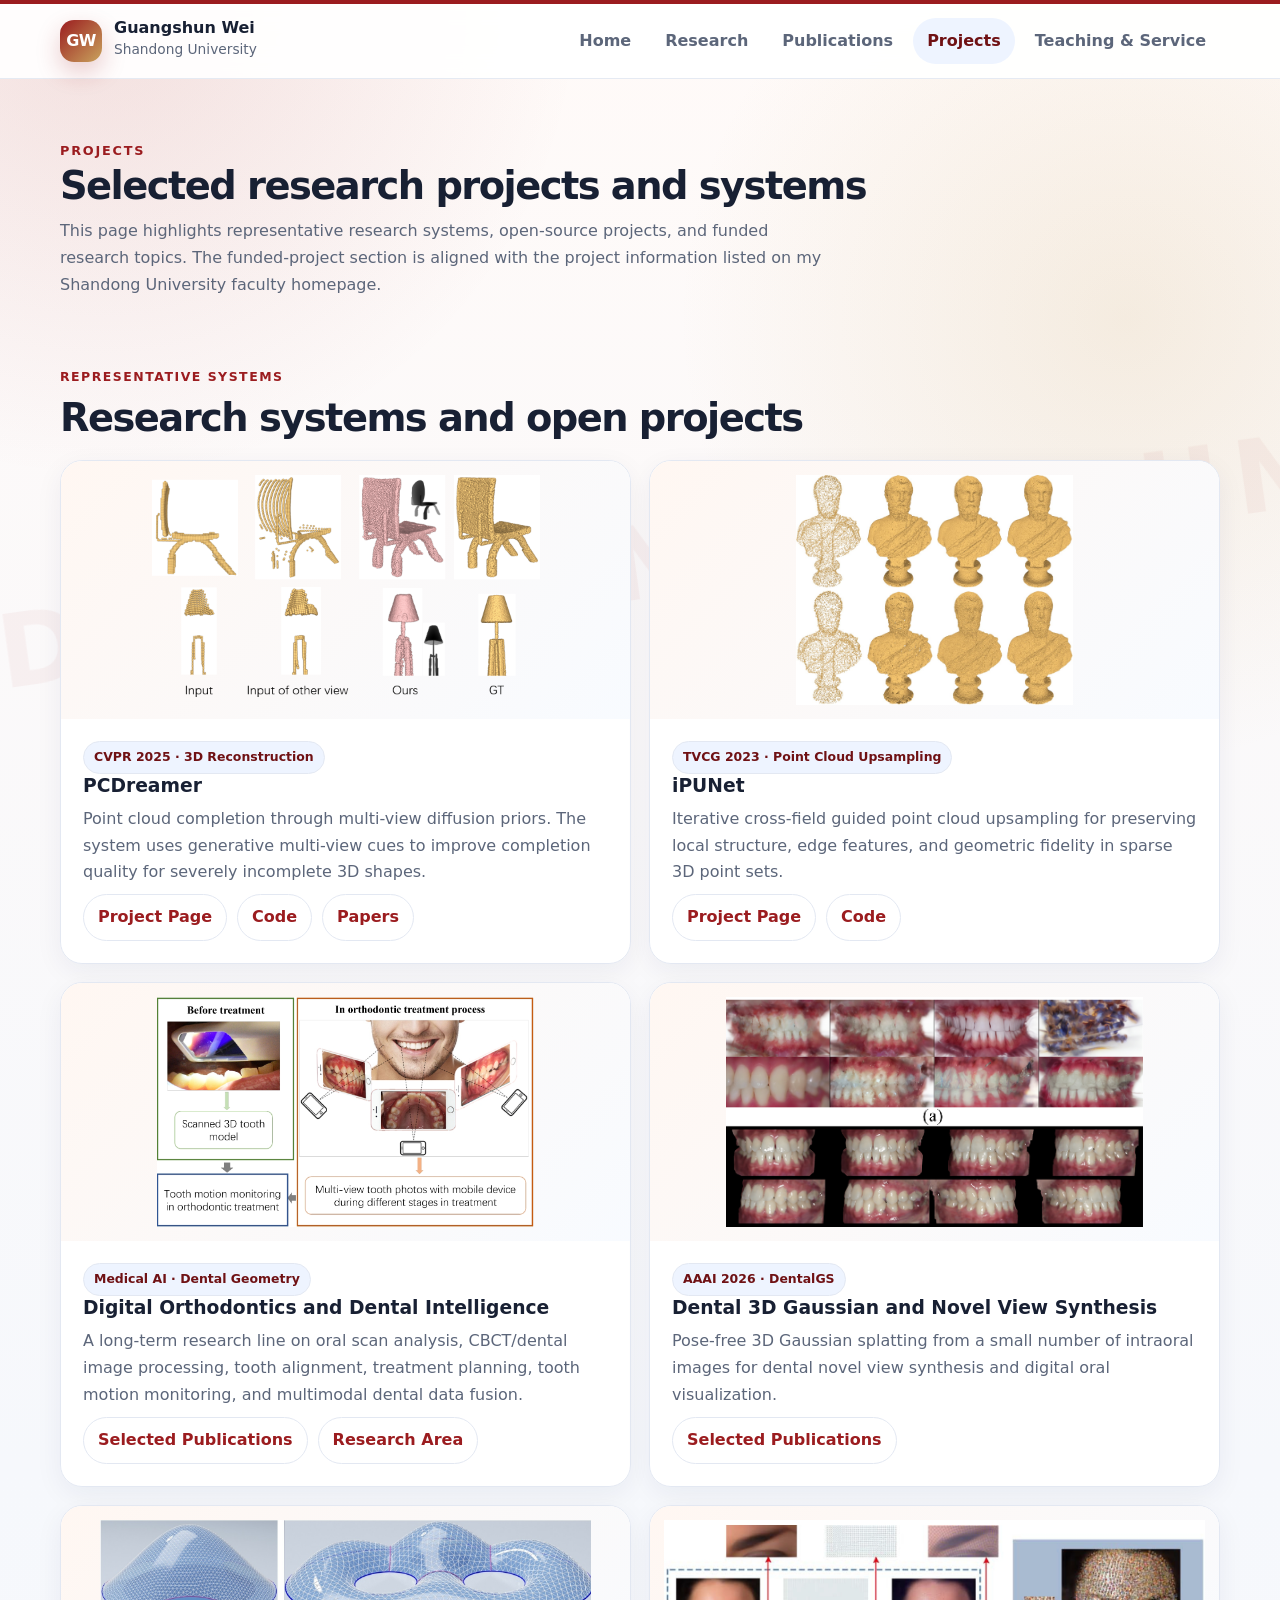
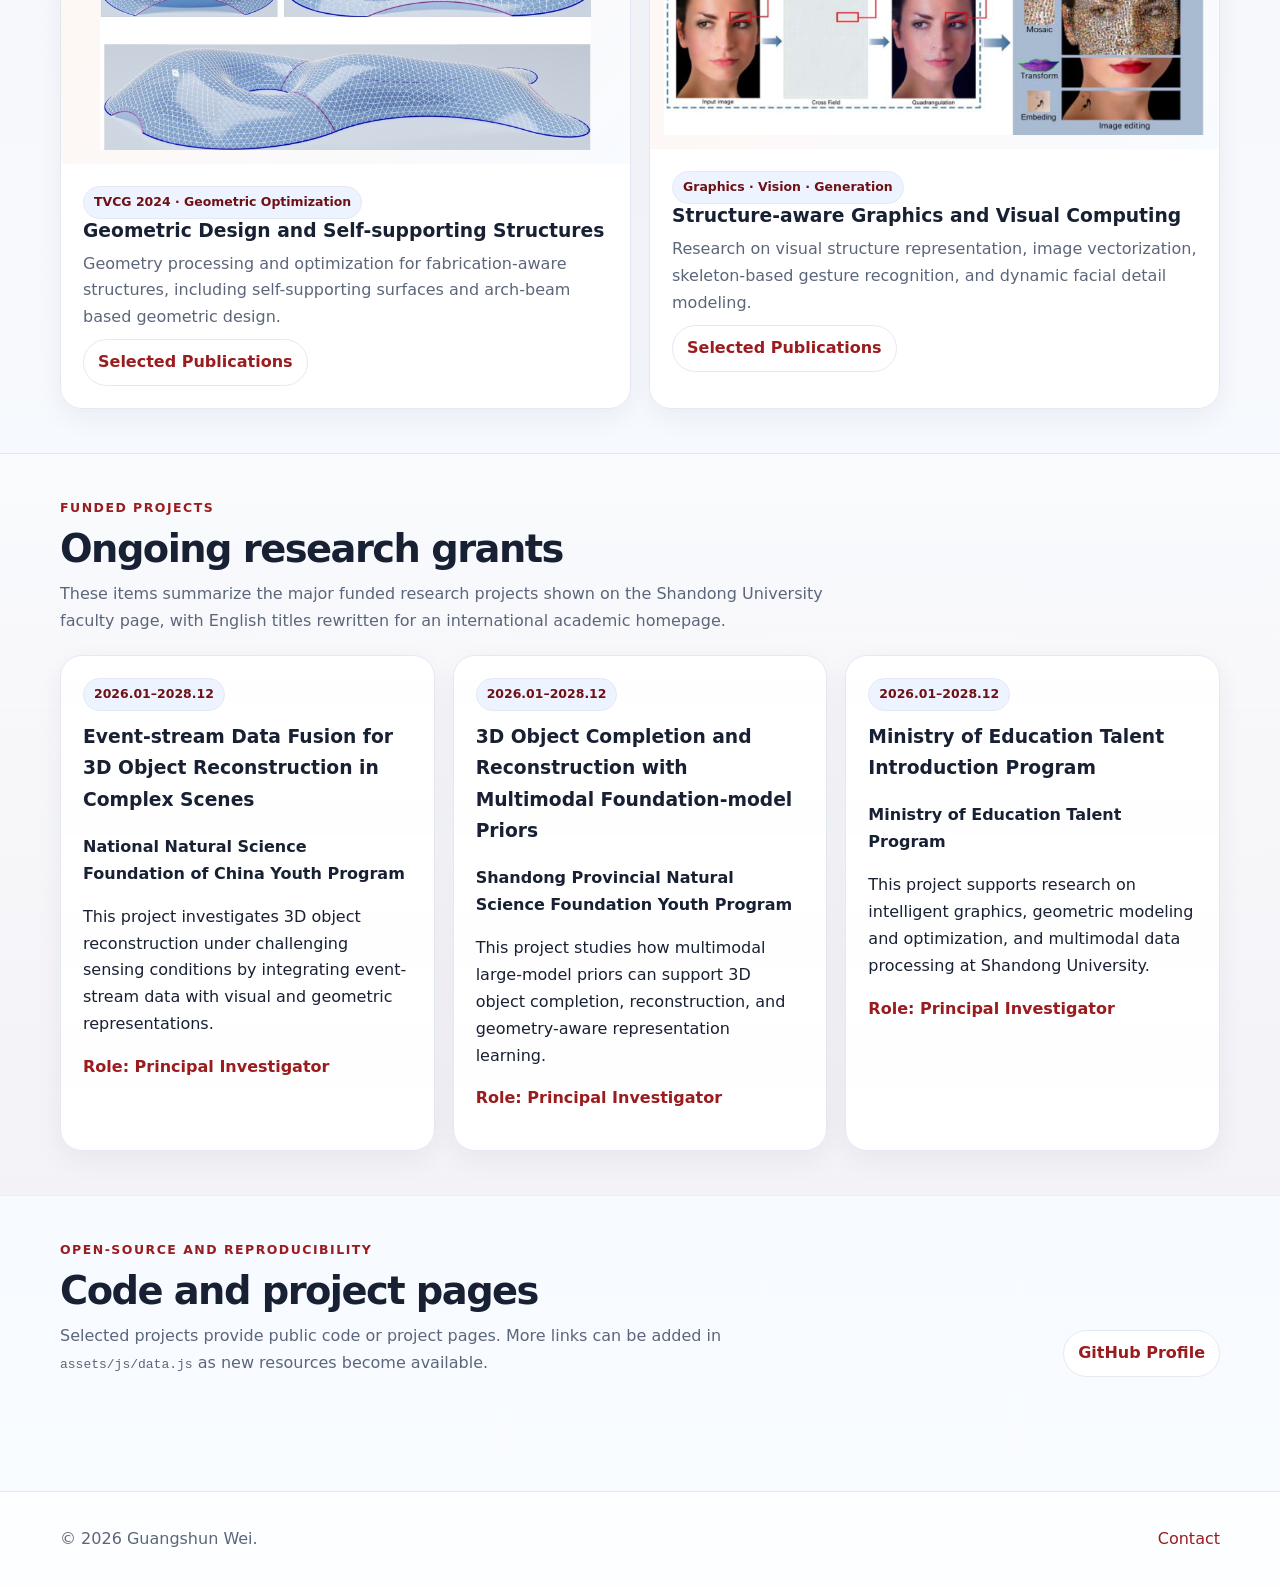
<file: projects.html>
<!DOCTYPE html>
<html lang="en">
<head>
  <meta charset="utf-8">
  <meta name="viewport" content="width=device-width, initial-scale=1">
  <meta name="description" content="Selected projects of Guangshun Wei.">
  <title>Projects | Guangshun Wei</title>
  <link rel="stylesheet" href="assets/css/style.css">
</head>
<body>
  <header class="site-header">
    <div class="container header-inner">
      <a class="brand" href="index.html"><span class="brand-mark">GW</span><span class="brand-text"><strong>Guangshun Wei</strong><span>Shandong University</span></span></a>
      <button class="nav-toggle" type="button" aria-label="Toggle navigation" aria-expanded="false">☰</button>
      <nav class="site-nav" aria-label="Main navigation">
        <a href="index.html">Home</a>
        <a href="research.html">Research</a>
        <a href="publications.html">Publications</a>
        <a class="active" href="projects.html">Projects</a>
        <a href="teaching-service.html">Teaching & Service</a>
      </nav>
    </div>
  </header>

  <main>
    <section class="page-title">
      <div class="container">
        <span class="kicker">Projects</span>
        <h1>Selected research projects and systems</h1>
        <p>This page highlights representative research systems, open-source projects, and funded research topics. The funded-project section is aligned with the project information listed on my Shandong University faculty homepage.</p>
      </div>
    </section>

    <section class="section">
      <div class="container">
        <div class="section-head">
          <div>
            <p class="eyebrow">Representative Systems</p>
            <h2>Research systems and open projects</h2>
          </div>
        </div>
        <div id="project-grid" class="project-grid"></div>
      </div>
    </section>

    <section class="section section-alt">
      <div class="container">
        <div class="section-head">
          <div>
            <p class="eyebrow">Funded Projects</p>
            <h2>Ongoing research grants</h2>
            <p class="section-lead">These items summarize the major funded research projects shown on the Shandong University faculty page, with English titles rewritten for an international academic homepage.</p>
          </div>
        </div>
        <div id="funded-project-grid" class="info-grid funded-grid"></div>
      </div>
    </section>

    <section class="section">
      <div class="container">
        <div class="section-head">
          <div>
            <p class="eyebrow">Open-source and reproducibility</p>
            <h2>Code and project pages</h2>
            <p class="section-lead">Selected projects provide public code or project pages. More links can be added in <code>assets/js/data.js</code> as new resources become available.</p>
          </div>
          <a class="btn" href="https://github.com/GSW-D" target="_blank" rel="noopener">GitHub Profile</a>
        </div>
      </div>
    </section>
  </main>

  <footer class="footer"><div class="container footer-inner"><span>© 2026 Guangshun Wei.</span><span><a href="mailto:guangshunwei@gmail.com">Contact</a></span></div></footer>
  <script src="assets/js/data.js"></script>
  <script src="assets/js/main.js"></script>
</body>
</html>
</file>
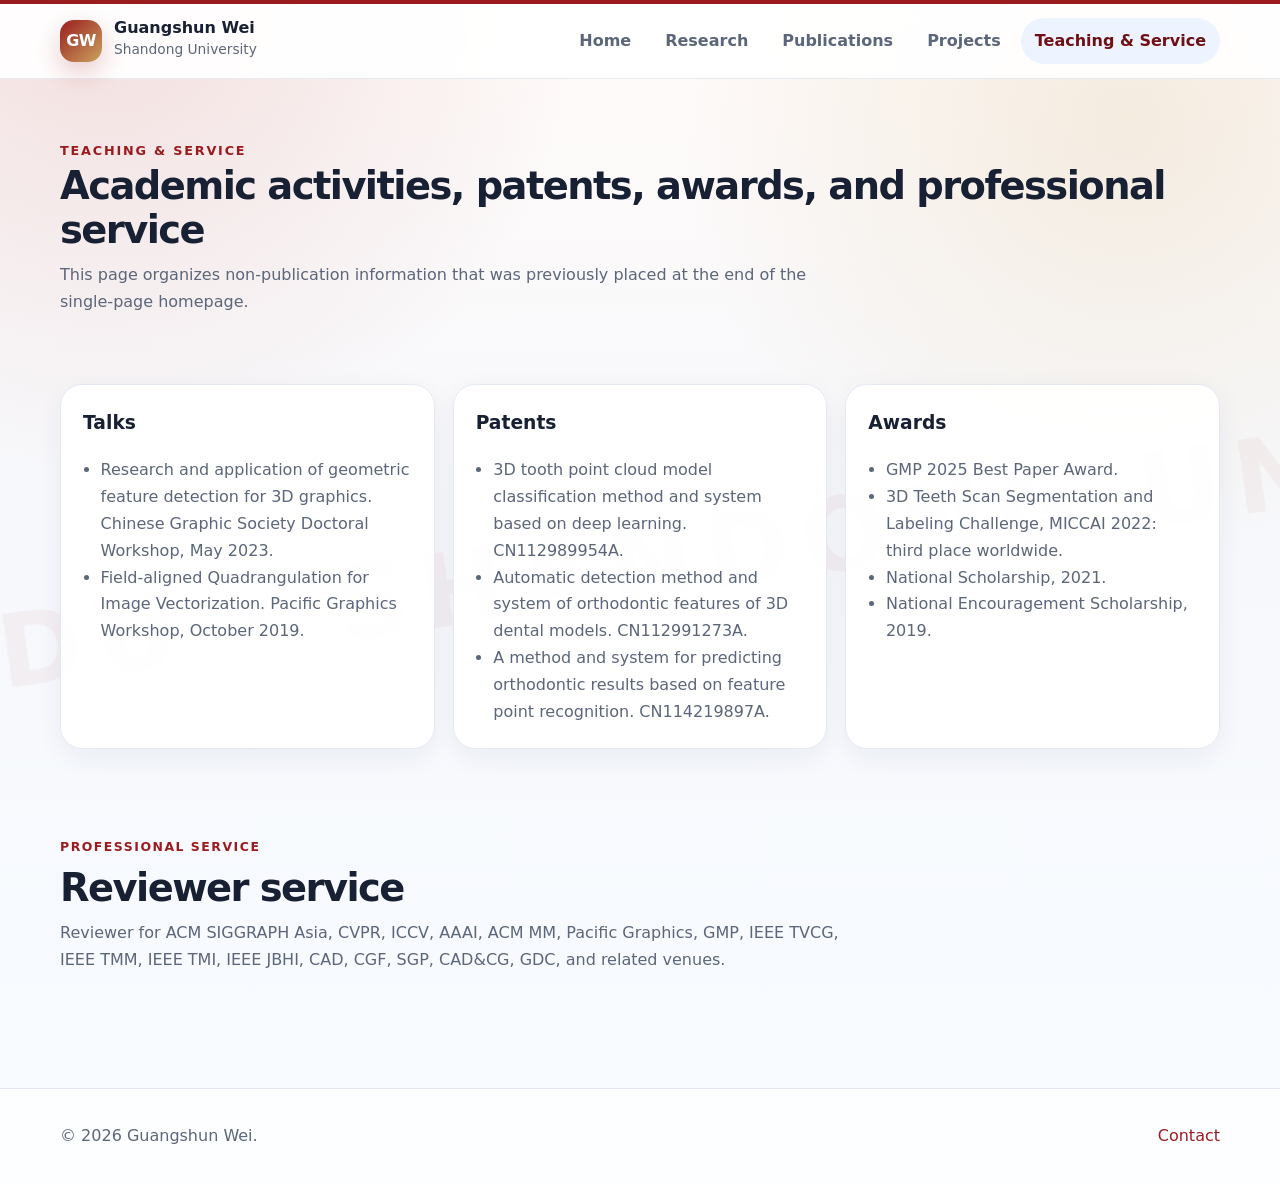
<file: teaching-service.html>
<!DOCTYPE html>
<html lang="en">
<head>
  <meta charset="utf-8">
  <meta name="viewport" content="width=device-width, initial-scale=1">
  <meta name="description" content="Teaching, talks, patents, awards, and service of Guangshun Wei.">
  <title>Teaching & Service | Guangshun Wei</title>
  <link rel="stylesheet" href="assets/css/style.css">
</head>
<body>
  <header class="site-header">
    <div class="container header-inner">
      <a class="brand" href="index.html"><span class="brand-mark">GW</span><span class="brand-text"><strong>Guangshun Wei</strong><span>Shandong University</span></span></a>
      <button class="nav-toggle" type="button" aria-label="Toggle navigation" aria-expanded="false">☰</button>
      <nav class="site-nav" aria-label="Main navigation">
        <a href="index.html">Home</a>
        <a href="research.html">Research</a>
        <a href="publications.html">Publications</a>
        <a href="projects.html">Projects</a>
        <a class="active" href="teaching-service.html">Teaching & Service</a>
      </nav>
    </div>
  </header>

  <main>
    <section class="page-title">
      <div class="container">
        <span class="kicker">Teaching & Service</span>
        <h1>Academic activities, patents, awards, and professional service</h1>
        <p>This page organizes non-publication information that was previously placed at the end of the single-page homepage.</p>
      </div>
    </section>

    <section class="section">
      <div class="container">
        <div class="info-grid">
          <article class="info-card">
            <h3>Talks</h3>
            <ul>
              <li>Research and application of geometric feature detection for 3D graphics. Chinese Graphic Society Doctoral Workshop, May 2023.</li>
              <li>Field-aligned Quadrangulation for Image Vectorization. Pacific Graphics Workshop, October 2019.</li>
            </ul>
          </article>
          <article class="info-card">
            <h3>Patents</h3>
            <ul>
              <li>3D tooth point cloud model classification method and system based on deep learning. CN112989954A.</li>
              <li>Automatic detection method and system of orthodontic features of 3D dental models. CN112991273A.</li>
              <li>A method and system for predicting orthodontic results based on feature point recognition. CN114219897A.</li>
            </ul>
          </article>
          <article class="info-card">
            <h3>Awards</h3>
            <ul>
              <li>GMP 2025 Best Paper Award.</li>
              <li>3D Teeth Scan Segmentation and Labeling Challenge, MICCAI 2022: third place worldwide.</li>
              <li>National Scholarship, 2021.</li>
              <li>National Encouragement Scholarship, 2019.</li>
            </ul>
          </article>
        </div>
      </div>
    </section>

    <section class="section">
      <div class="container">
        <div class="section-head">
          <div>
            <p class="eyebrow">Professional Service</p>
            <h2>Reviewer service</h2>
            <p class="section-lead">Reviewer for ACM SIGGRAPH Asia, CVPR, ICCV, AAAI, ACM MM, Pacific Graphics, GMP, IEEE TVCG, IEEE TMM, IEEE TMI, IEEE JBHI, CAD, CGF, SGP, CAD&CG, GDC, and related venues.</p>
          </div>
        </div>
      </div>
    </section>
  </main>

  <footer class="footer"><div class="container footer-inner"><span>© 2026 Guangshun Wei.</span><span><a href="mailto:guangshunwei@gmail.com">Contact</a></span></div></footer>
  <script src="assets/js/data.js"></script>
  <script src="assets/js/main.js"></script>
</body>
</html>
</file>
<file: assets/css/style.css>
:root {
  --bg: #f6f8fc;
  --surface: #ffffff;
  --surface-2: #eef4ff;
  --text: #182033;
  --muted: #5c667a;
  --light: #7a8499;
  --border: #e3e8f2;
  --primary: #9b1c1f;
  --primary-dark: #6f1114;
  --accent: #c9a35d;
  --sdu-red: #9b1c1f;
  --sdu-gold: #c9a35d;
  --sdu-ink: #24324f;
  --shadow: 0 18px 45px rgba(23, 40, 77, 0.10);
  --radius: 22px;
  --max: 1160px;
}

* { box-sizing: border-box; }
html { scroll-behavior: smooth; }
body {
  margin: 0;
  color: var(--text);
  background:
    radial-gradient(circle at 8% 0%, rgba(155, 28, 31, 0.12) 0, transparent 30rem),
    radial-gradient(circle at 88% 10%, rgba(201, 163, 93, 0.16) 0, transparent 28rem),
    linear-gradient(180deg, #fffaf8 0%, #f6f8fc 46%, #f8fbff 100%);
  font-family: Inter, ui-sans-serif, system-ui, -apple-system, BlinkMacSystemFont, "Segoe UI", Arial, sans-serif;
  line-height: 1.68;
  min-height: 100vh;
  position: relative;
}

.site-header, main, .footer { position: relative; z-index: 1; }

body::before {
  content: "SDU  ·  SHANDONG UNIVERSITY  ·  学无止境  气有浩然";
  position: fixed;
  left: -8vw;
  top: 40vh;
  z-index: 0;
  color: rgba(155, 28, 31, 0.045);
  font-size: clamp(2.6rem, 8vw, 8rem);
  font-weight: 900;
  letter-spacing: 0.12em;
  white-space: nowrap;
  transform: rotate(-8deg);
  pointer-events: none;
}

a { color: var(--primary); text-decoration: none; }
a:hover { color: var(--primary-dark); text-decoration: underline; }

.container { width: min(var(--max), calc(100% - 36px)); margin: 0 auto; }

.site-header {
  position: sticky;
  top: 0;
  z-index: 20;
  border-bottom: 1px solid rgba(227, 232, 242, 0.9);
  border-top: 4px solid var(--sdu-red);
  background: rgba(255, 255, 255, 0.92);
  backdrop-filter: blur(14px);
}

.header-inner {
  display: flex;
  align-items: center;
  justify-content: space-between;
  min-height: 74px;
  gap: 24px;
}

.brand { display: flex; align-items: center; gap: 12px; color: var(--text); }
.brand-mark {
  width: 42px; height: 42px;
  border-radius: 14px;
  display: grid; place-items: center;
  color: white; font-weight: 800;
  letter-spacing: -0.04em;
  background: linear-gradient(135deg, var(--sdu-red), var(--sdu-gold));
  box-shadow: 0 10px 25px rgba(155, 28, 31, 0.22);
}
.brand-text strong { display: block; line-height: 1.1; }
.brand-text span { color: var(--muted); font-size: 0.86rem; }

.site-nav { display: flex; align-items: center; gap: 6px; }
.site-nav a {
  color: var(--muted);
  font-weight: 650;
  padding: 10px 14px;
  border-radius: 999px;
}
.site-nav a:hover, .site-nav a.active {
  background: var(--surface-2);
  color: var(--primary-dark);
  text-decoration: none;
}
.nav-toggle { display: none; border: 0; background: var(--surface-2); border-radius: 12px; padding: 8px 11px; font-size: 1.35rem; }

.hero {
  padding: 70px 0 38px;
}
.hero-card {
  display: grid;
  grid-template-columns: 1.35fr 0.65fr;
  gap: 34px;
  align-items: center;
  border: 1px solid var(--border);
  background:
    linear-gradient(145deg, rgba(255,255,255,0.98), rgba(255,247,242,0.94)),
    radial-gradient(circle at 100% 0%, rgba(155, 28, 31, 0.12), transparent 32rem);
  border-radius: 34px;
  padding: 42px;
  box-shadow: var(--shadow);
  overflow: hidden;
  position: relative;
}
.hero-card:after {
  content: "";
  position: absolute;
  right: -110px;
  top: -110px;
  width: 280px;
  height: 280px;
  border-radius: 50%;
  background: rgba(155, 28, 31, 0.10);
}
.hero-card:before {
  content: "SDU";
  position: absolute;
  right: 38px;
  bottom: -18px;
  font-size: clamp(4rem, 12vw, 10rem);
  line-height: 1;
  font-weight: 900;
  color: rgba(155, 28, 31, 0.045);
  letter-spacing: -0.08em;
}
.hero h1 {
  margin: 0 0 4px;
  font-size: clamp(2.4rem, 5vw, 4.6rem);
  line-height: 1.02;
  letter-spacing: -0.06em;
}
.hero h2 { margin: 0 0 14px; font-size: 1.22rem; color: var(--muted); font-weight: 650; }
.sdu-badge {
  display: inline-flex;
  flex-wrap: wrap;
  gap: 8px;
  align-items: center;
  margin: 0 0 18px;
  color: var(--sdu-red);
  font-weight: 850;
}
.sdu-badge span {
  border: 1px solid rgba(155, 28, 31, 0.18);
  background: rgba(255, 255, 255, 0.78);
  border-radius: 999px;
  padding: 5px 11px;
  box-shadow: 0 8px 18px rgba(155, 28, 31, 0.06);
}
.hero p { max-width: 780px; margin: 0 0 16px; color: var(--muted); }
.hero-actions, .link-row, .tag-row { display: flex; flex-wrap: wrap; gap: 10px; align-items: center; }
.hero-actions { margin-top: 24px; }
.btn, .pill-link {
  display: inline-flex;
  align-items: center;
  justify-content: center;
  min-height: 38px;
  padding: 9px 14px;
  border-radius: 999px;
  font-weight: 750;
  border: 1px solid var(--border);
  background: var(--surface);
}
.btn.primary { background: var(--primary); color: #fff; border-color: var(--primary); }
.btn.primary:hover { color: #fff; background: var(--primary-dark); text-decoration: none; }
.btn:hover, .pill-link:hover { background: var(--surface-2); text-decoration: none; }

.profile-panel { position: relative; z-index: 2; }
.profile-photo {
  width: min(100%, 280px);
  aspect-ratio: 1 / 1;
  border-radius: 30px;
  overflow: hidden;
  margin-left: auto;
  border: 8px solid white;
  box-shadow: 0 22px 55px rgba(22, 37, 82, 0.18);
  background: linear-gradient(135deg, #dfeaff, #f4f7ff);
}
.profile-photo img { width: 100%; height: 100%; object-fit: contain; padding: 6px; background: #fff; }
.profile-list {
  margin: 18px 0 0 auto;
  padding: 18px;
  max-width: 300px;
  list-style: none;
  border: 1px solid var(--border);
  border-radius: 20px;
  background: rgba(255,255,255,0.82);
}
.profile-list li { margin: 6px 0; color: var(--muted); font-size: 0.94rem; }
.profile-list strong { color: var(--text); }

.stats-grid {
  display: grid;
  grid-template-columns: repeat(4, 1fr);
  gap: 14px;
  margin: 20px 0 0;
}
.stat-card {
  border: 1px solid var(--border);
  border-radius: 22px;
  padding: 22px;
  background: rgba(255,255,255,0.74);
}
.stat-card strong { display: block; font-size: 2rem; line-height: 1; letter-spacing: -0.04em; }
.stat-card span { color: var(--muted); font-size: 0.92rem; }
.sdu-strip {
  margin-top: 14px;
  display: flex;
  flex-wrap: wrap;
  justify-content: space-between;
  gap: 10px;
  align-items: center;
  padding: 14px 18px;
  border-radius: 20px;
  border: 1px solid rgba(155, 28, 31, 0.16);
  background: linear-gradient(90deg, rgba(155, 28, 31, 0.08), rgba(201, 163, 93, 0.12), rgba(255,255,255,0.74));
  color: var(--muted);
}
.sdu-strip strong { color: var(--sdu-red); }

.section { padding: 44px 0; }
.section-alt {
  background: linear-gradient(180deg, rgba(255,255,255,0.32), rgba(155,28,31,0.035));
  border-top: 1px solid rgba(155, 28, 31, 0.08);
  border-bottom: 1px solid rgba(155, 28, 31, 0.08);
}
.section-news-home { padding-top: 36px; }
.section-head {
  display: flex;
  justify-content: space-between;
  align-items: end;
  gap: 20px;
  margin-bottom: 20px;
}
.section h2, .page-title h1 { margin: 0; font-size: clamp(1.8rem, 3vw, 2.7rem); letter-spacing: -0.04em; line-height: 1.15; }
.section-lead, .page-title p { color: var(--muted); max-width: 780px; margin: 10px 0 0; }
.eyebrow { color: var(--primary); text-transform: uppercase; letter-spacing: 0.12em; font-size: 0.78rem; font-weight: 800; margin: 0 0 8px; }

.page-title { padding: 58px 0 24px; }
.page-title .kicker { color: var(--primary); font-weight: 800; text-transform: uppercase; letter-spacing: 0.14em; font-size: 0.8rem; }

.card-grid, .project-grid { display: grid; grid-template-columns: repeat(2, minmax(0, 1fr)); gap: 18px; }
.research-grid { grid-template-columns: 1fr; }
.research-card, .project-card, .pub-card, .info-card {
  border: 1px solid var(--border);
  background: rgba(255, 255, 255, 0.92);
  border-radius: var(--radius);
  overflow: hidden;
  box-shadow: 0 8px 28px rgba(22, 37, 82, 0.06);
}
.research-card { display: grid; grid-template-columns: 260px 1fr; }
.research-image, .project-image, .pub-image {
  min-height: 185px;
  background: linear-gradient(135deg, #fff7f2, #f8fbff);
  padding: 14px;
}
.image-wrap { position: relative; display: grid; place-items: center; overflow: hidden; }
.image-wrap img {
  width: 100%;
  height: auto;
  max-width: 100%;
  max-height: 230px;
  object-fit: contain;
  transition: transform 0.35s ease;
}
.research-card:hover img, .project-card:hover img, .pub-card:hover img { transform: scale(1.015); }
.image-missing:before {
  content: "Image";
  color: var(--light);
  font-weight: 800;
  letter-spacing: 0.06em;
}
.research-content, .project-content, .pub-body, .info-card { padding: 22px; }
.research-content h3, .project-content h3, .pub-card h3 { margin: 0 0 8px; line-height: 1.28; }
.research-content p, .project-content p, .pub-card p { color: var(--muted); margin: 8px 0; }
.tag-row { margin-top: 14px; }
.paper-hints {
  margin-top: 13px;
  padding-top: 13px;
  border-top: 1px dashed var(--border);
  color: var(--muted);
  font-size: 0.9rem;
}
.paper-hints strong { color: var(--text); }
.tag-row span, .project-tag, .pub-meta span {
  display: inline-flex;
  border: 1px solid var(--border);
  background: var(--surface-2);
  color: var(--primary-dark);
  padding: 5px 10px;
  border-radius: 999px;
  font-size: 0.78rem;
  font-weight: 800;
}

.pub-list { display: grid; gap: 16px; }
.pub-card { display: grid; grid-template-columns: 240px 1fr; }
.pub-image { min-height: 170px; }
.pub-meta { display: flex; gap: 8px; margin-bottom: 8px; }
.pub-card h3 { font-size: 1.08rem; }
.authors { font-size: 0.94rem; }
.venue { font-size: 0.94rem; font-weight: 700; }
.filter-bar {
  display: flex;
  flex-wrap: wrap;
  gap: 10px;
  align-items: center;
  justify-content: space-between;
  margin-bottom: 18px;
}
.filter-buttons { display: flex; flex-wrap: wrap; gap: 8px; }
.filter-buttons button {
  border: 1px solid var(--border);
  border-radius: 999px;
  background: var(--surface);
  color: var(--muted);
  padding: 9px 14px;
  font-weight: 800;
  cursor: pointer;
}
.filter-buttons button.active, .filter-buttons button:hover { background: var(--primary); color: #fff; border-color: var(--primary); }
.count { color: var(--muted); font-weight: 700; }

.timeline { list-style: none; padding: 0; margin: 0; display: grid; gap: 12px; }
.timeline li {
  display: grid;
  grid-template-columns: 96px 1fr;
  gap: 14px;
  padding: 14px 0;
  border-bottom: 1px dashed var(--border);
}
.news-date { color: var(--primary); font-weight: 850; }

.info-grid { display: grid; grid-template-columns: repeat(3, 1fr); gap: 18px; }
.info-card h3 { margin-top: 0; }
.funded-card .project-tag { margin-bottom: 10px; }
.role-line { font-weight: 800; color: var(--sdu-red) !important; }
.info-card ul { margin: 10px 0 0; padding-left: 1.1rem; color: var(--muted); }

.footer {
  margin-top: 50px;
  padding: 34px 0;
  border-top: 1px solid var(--border);
  color: var(--muted);
  background: rgba(255,255,255,0.7);
}
.footer-inner { display: flex; justify-content: space-between; gap: 20px; flex-wrap: wrap; }

@media (max-width: 900px) {
  .hero-card, .research-card, .pub-card { grid-template-columns: 1fr; }
  .profile-photo, .profile-list { margin-left: 0; }
  .stats-grid, .info-grid { grid-template-columns: repeat(2, 1fr); }
  .card-grid, .project-grid { grid-template-columns: 1fr; }
  .site-nav {
    display: none;
    position: absolute;
    top: 74px;
    right: 18px;
    left: 18px;
    flex-direction: column;
    align-items: stretch;
    background: white;
    border: 1px solid var(--border);
    border-radius: 18px;
    padding: 10px;
    box-shadow: var(--shadow);
  }
  .site-nav.open { display: flex; }
  .nav-toggle { display: inline-flex; }
}

@media (max-width: 620px) {
  .hero { padding-top: 34px; }
  .hero-card { padding: 24px; border-radius: 26px; }
  .stats-grid, .info-grid { grid-template-columns: 1fr; }
  .timeline li { grid-template-columns: 1fr; gap: 2px; }
  .section-head { align-items: start; flex-direction: column; }
}
</file>
